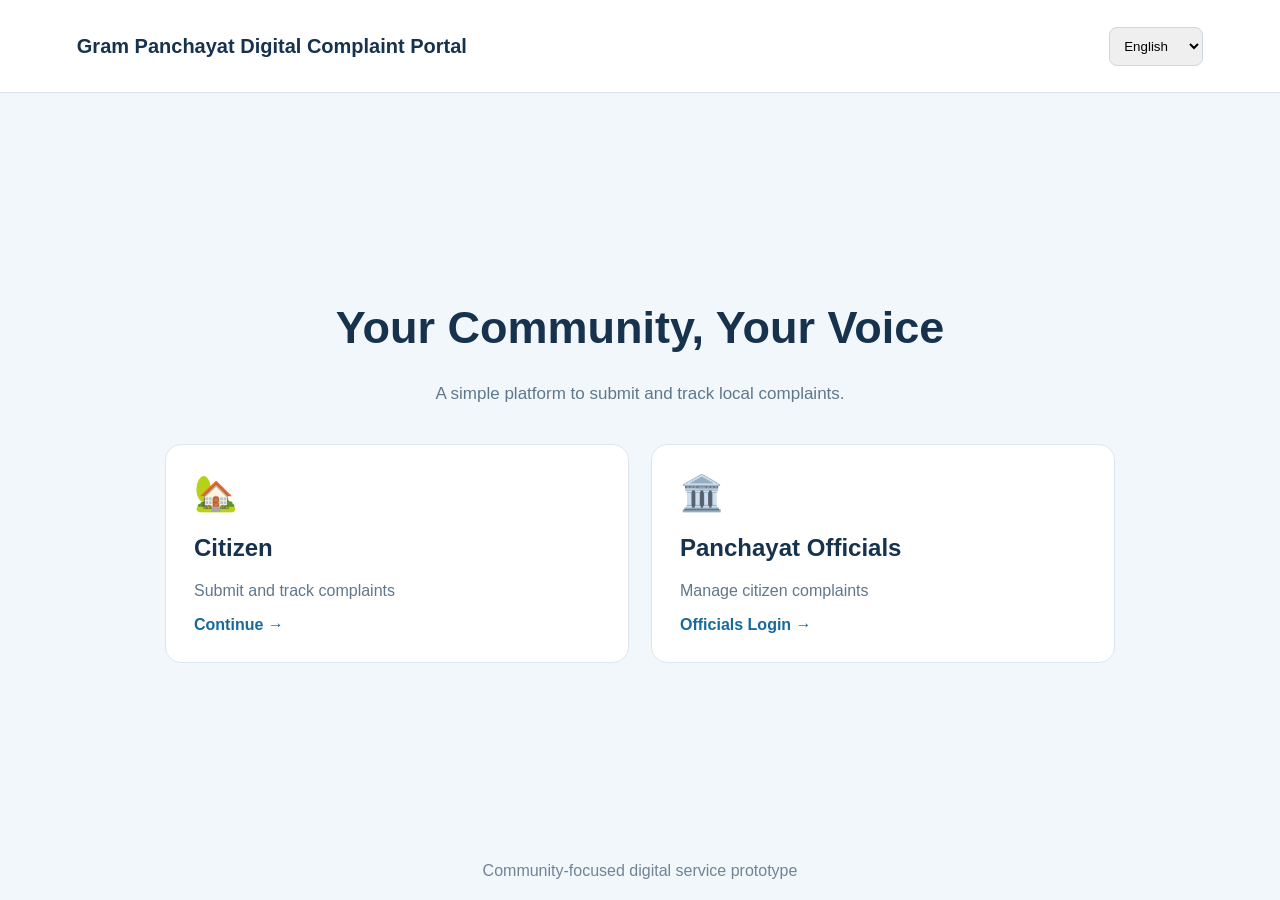
<file: index.html>
<!DOCTYPE html>
<html lang="en">
<head>
  <meta charset="UTF-8">
  <meta name="viewport" content="width=device-width, initial-scale=1.0"> 
  <title>Gram Panchayat Digital Complaint Portal</title>
  <link rel="stylesheet" href="style.css">
</head>
<body>
  <header>
    <h2>Gram Panchayat Digital Complaint Portal</h2>
    <select id="language">
      <option value="en">English</option>
      <option value="kn">ಕನ್ನಡ</option>
    </select>
  </header>

  <main class="hero">
    <h1 data-en="Your Community, Your Voice"
        data-kn="ನಿಮ್ಮ ಸಮುದಾಯ, ನಿಮ್ಮ ಧ್ವನಿ">Your Community, Your Voice</h1>
    <p data-en="A simple platform to submit and track local complaints."
       data-kn="ಸ್ಥಳೀಯ ದೂರುಗಳನ್ನು ಸಲ್ಲಿಸಲು ಮತ್ತು ಪರಿಶೀಲಿಸಲು ಸರಳ ವೇದಿಕೆ.">
       A simple platform to submit and track local complaints.
    </p>

    <div class="cards">
      <a href="guidelines.html" class="card">
        <div class="emoji">🏡</div>
        <h2 data-en="Citizen" data-kn="ನಾಗರಿಕರು">Citizen</h2>
        <p data-en="Submit and track complaints"
           data-kn="ದೂರುಗಳನ್ನು ಸಲ್ಲಿಸಿ ಮತ್ತು ಪರಿಶೀಲಿಸಿ">Submit and track complaints</p>
        <strong>Continue →</strong>
      </a>

      <a href="officials-login.html" class="card">
        <div class="emoji">🏛️</div>
        <h2 data-en="Panchayat Officials"
            data-kn="ಪಂಚಾಯತ್ ಅಧಿಕಾರಿಗಳು">Panchayat Officials</h2>
        <p data-en="Manage citizen complaints"
           data-kn="ನಾಗರಿಕರ ದೂರುಗಳನ್ನು ನಿರ್ವಹಿಸಿ">Manage citizen complaints</p>
        <strong>Officials Login →</strong>
      </a>
    </div>
  </main>

  <footer>Community-focused digital service prototype</footer>
  <script src="script.js"></script>
</body>
</html>
</file>
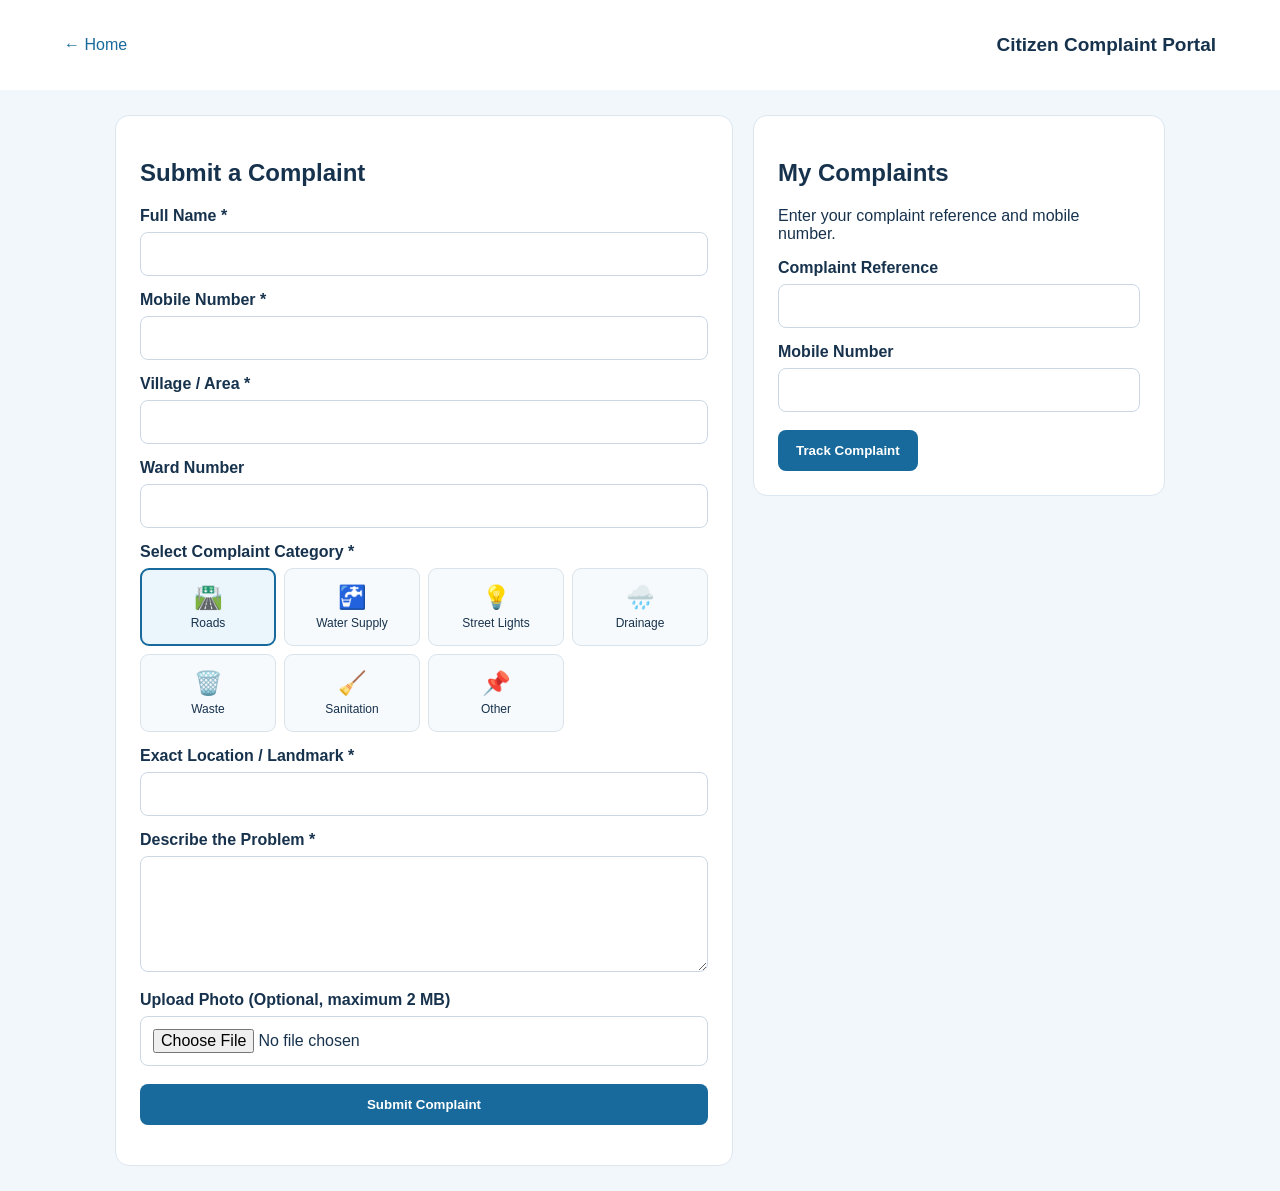
<file: citizen-portal.html>
<!DOCTYPE html>
<html lang="en">
<head>
  <meta charset="UTF-8">
  <meta name="viewport" content="width=device-width, initial-scale=1.0">
  <title>Citizen Complaint Portal</title> 
  <link rel="stylesheet" href="citizen-portal.css">
</head>
<body>

<header>
  <a href="index.html">← Home</a>
  <h2>Citizen Complaint Portal</h2>
</header>

<main class="layout">
<section class="panel">
  <h2>Submit a Complaint</h2>

  <form id="complaintForm">
    <label>Full Name *</label>
    <input type="text" id="citizenName" required maxlength="100">

    <label>Mobile Number *</label>
    <input type="tel" id="contact" pattern="[6-9][0-9]{9}"
           maxlength="10" required>

    <label>Village / Area *</label>
    <input type="text" id="village" required>

    <label>Ward Number</label>
    <input type="text" id="ward">

    <label>Select Complaint Category *</label>

    <div class="categories">
      <button type="button" class="category selected" data-category="Roads">🛣️<span>Roads</span></button>
      <button type="button" class="category" data-category="Water Supply">🚰<span>Water Supply</span></button>
      <button type="button" class="category" data-category="Street Lights">💡<span>Street Lights</span></button>
      <button type="button" class="category" data-category="Drainage">🌧️<span>Drainage</span></button>
      <button type="button" class="category" data-category="Waste Management">🗑️<span>Waste</span></button>
      <button type="button" class="category" data-category="Sanitation">🧹<span>Sanitation</span></button>
      <button type="button" class="category" data-category="Other">📌<span>Other</span></button>
    </div>

    <input type="hidden" id="category" value="Roads">

    <label>Exact Location / Landmark *</label>
    <input type="text" id="location" required>

    <label>Describe the Problem *</label>
    <textarea id="description" rows="5" required maxlength="2000"></textarea>

    <label>Upload Photo (Optional, maximum 2 MB)</label>
    <input type="file" id="photo" accept="image/*">

    <button type="submit" id="submitBtn">Submit Complaint</button>
    <p id="formMessage"></p>
  </form>
</section>

<section class="panel">
  <h2>My Complaints</h2>
  <p>Enter your complaint reference and mobile number.</p>

  <form id="trackForm">
    <label>Complaint Reference</label>
    <input type="text" id="reference" required>

    <label>Mobile Number</label>
    <input type="tel" id="trackPhone" pattern="[6-9][0-9]{9}"
           maxlength="10" required>

    <button type="submit">Track Complaint</button>
  </form>

  <div id="trackResult"></div>
</section>
</main>

<script src="citizen-portal.js"></script>
</body>
</html>
</file>
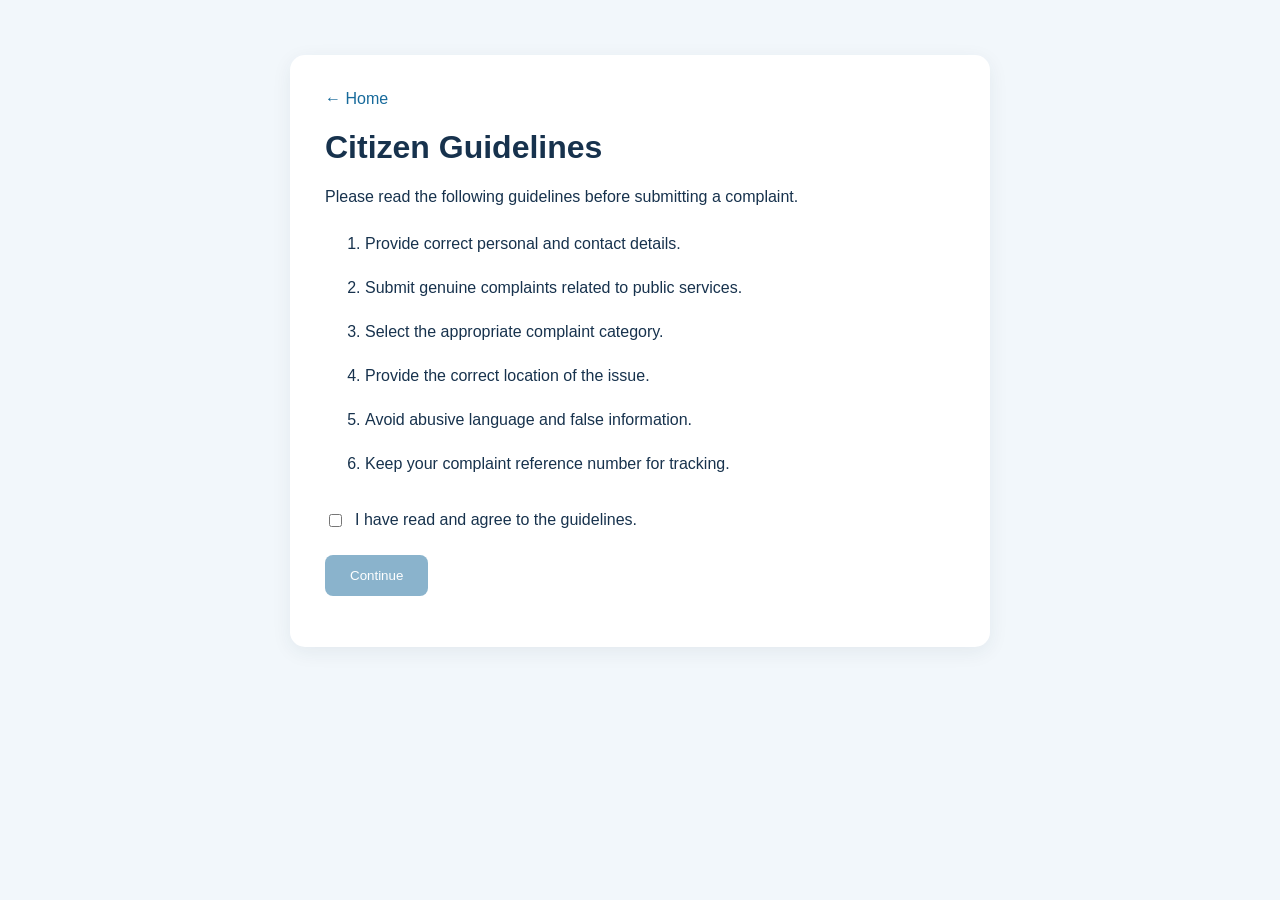
<file: guidelines.html>
<!DOCTYPE html>
<html lang="en">
<head>
  <meta charset="UTF-8">
  <meta name="viewport" content="width=device-width, initial-scale=1.0"> 
  <title>Citizen Guidelines</title>
  <link rel="stylesheet" href="guidelines.css">
</head>
<body>
  <main class="container">
    <a href="index.html">← Home</a>
    <h1>Citizen Guidelines</h1>
    <p>Please read the following guidelines before submitting a complaint.</p>

    <ol>
      <li>Provide correct personal and contact details.</li>
      <li>Submit genuine complaints related to public services.</li>
      <li>Select the appropriate complaint category.</li>
      <li>Provide the correct location of the issue.</li>
      <li>Avoid abusive language and false information.</li>
      <li>Keep your complaint reference number for tracking.</li>
    </ol>

    <label class="agree">
      <input type="checkbox" id="agree">
      I have read and agree to the guidelines.
    </label>

    <button id="continueBtn" disabled>Continue</button>
    <p id="message"></p>
  </main>

  <script src="guidelines.js"></script>
</body>
</html>
</file>
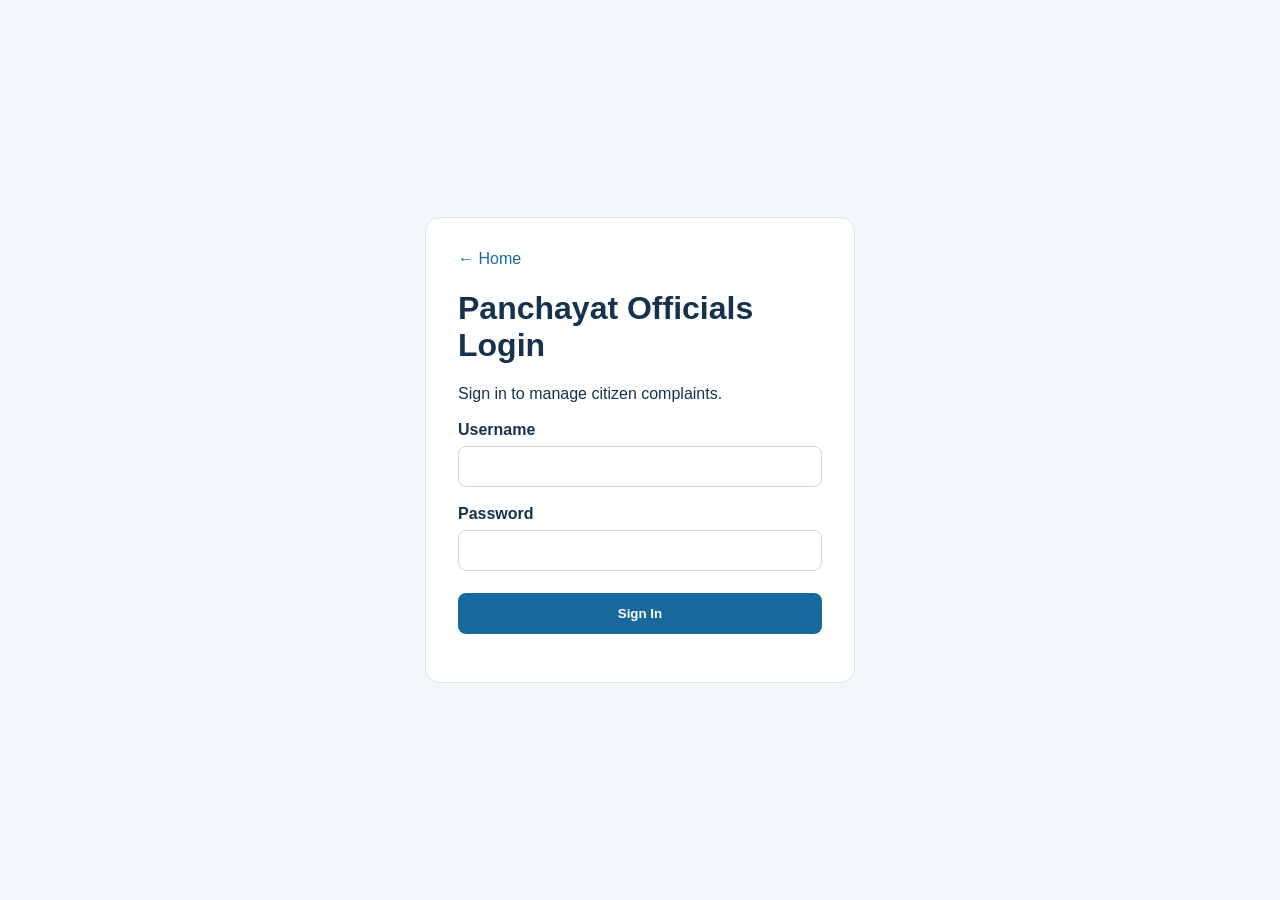
<file: officials-dashboard.html>
<!DOCTYPE html>
<html lang="en">
<head>
  <meta charset="UTF-8">
  <meta name="viewport" content="width=device-width, initial-scale=1.0">
  <title>Officials Dashboard</title>
  <link rel="stylesheet" href="officials-dashboard.css">
</head>
<body>
  <header class="bar">
    <h1>Panchayat Officials Dashboard</h1>
    <button id="logoutBtn" class="secondary">Sign Out</button> 
  </header>

  <main class="wrap">
    <section class="stats">
      <article><span>Total Complaints</span><strong id="totalCount">0</strong></article>
      <article><span>Submitted</span><strong id="submittedCount">0</strong></article>
      <article><span>In Progress</span><strong id="progressCount">0</strong></article>
      <article><span>Resolved</span><strong id="resolvedCount">0</strong></article>
    </section>

    <section class="panel">
      <div class="toolbar">
        <h2>Complaint Records</h2>
        <select id="statusFilter">
          <option value="All">All Statuses</option>
          <option>Submitted</option>
          <option>In Progress</option>
          <option>Resolved</option>
          <option>Rejected</option>
        </select>
        <button id="refreshBtn">Refresh</button>
      </div>

      <p id="dashboardMessage"></p>
      <div id="complaintList"></div>
    </section>

    <section class="panel" id="detailPanel" hidden>
      <h2>Complaint Details</h2>
      <div id="complaintDetails"></div>

      <form id="updateForm">
        <label>Update Status</label>
        <select id="newStatus">
          <option>Submitted</option>
          <option>In Progress</option>
          <option>Resolved</option>
          <option>Rejected</option>
        </select>

        <label>Official Remarks</label>
        <textarea id="remarks" rows="4"></textarea>

        <button type="submit">Save Update</button>
      </form>
    </section>
  </main>

  <script src="officials-dashboard.js"></script>
</body>
</html>
</file>
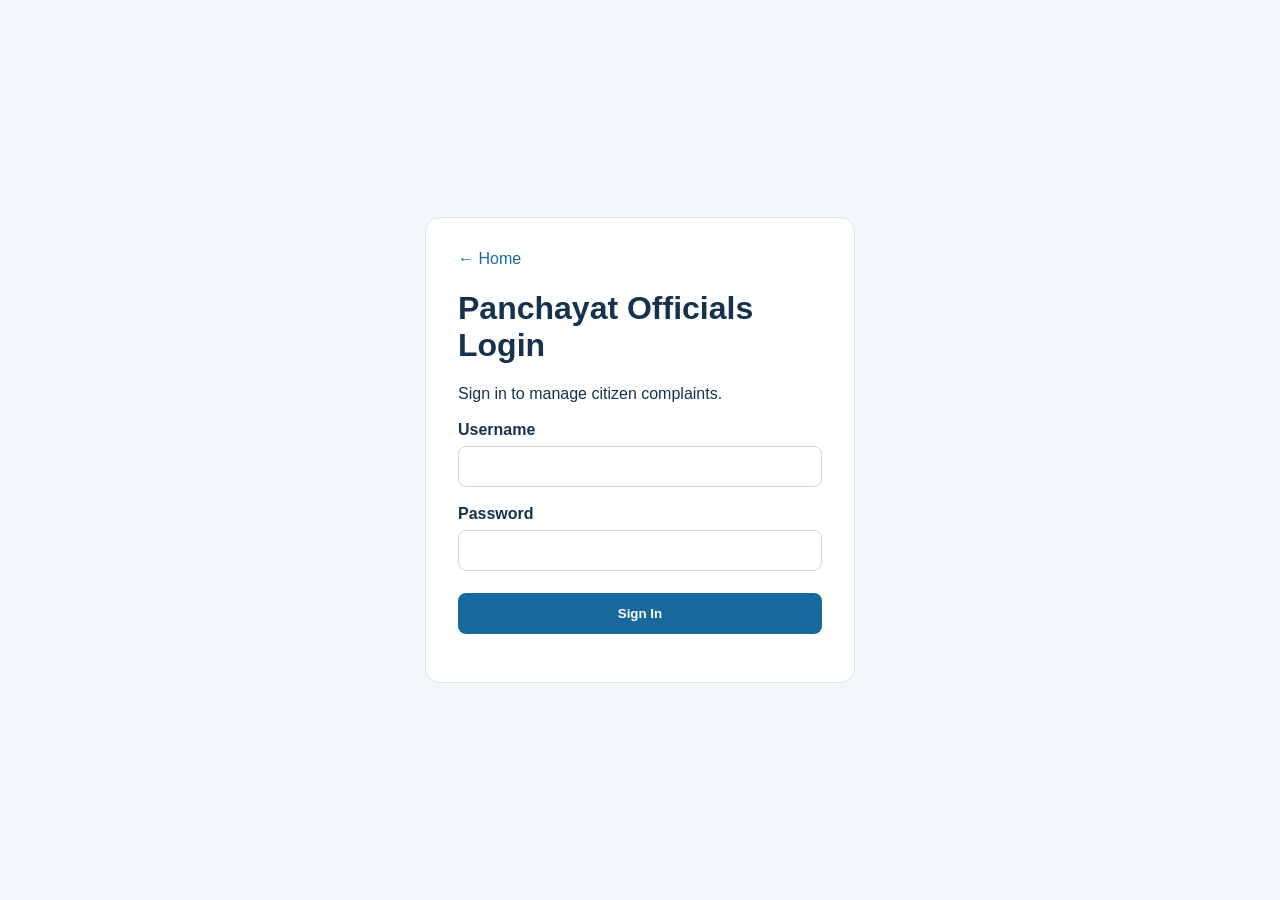
<file: officials-login.html>
<!DOCTYPE html>
<html lang="en">
<head>
  <meta charset="UTF-8">
  <meta name="viewport" content="width=device-width, initial-scale=1.0"> 
  <title>Officials Login</title>
  <link rel="stylesheet" href="officials-login.css">
</head>
<body>
  <main class="login-card">
    <a href="index.html">← Home</a>
    <h1>Panchayat Officials Login</h1>
    <p>Sign in to manage citizen complaints.</p>

    <form id="loginForm">
      <label>Username</label>
      <input type="text" id="username" required>

      <label>Password</label>
      <input type="password" id="password" required>

      <button type="submit">Sign In</button>
      <p id="loginMessage"></p>
    </form>
  </main>

  <script src="officials-login.js"></script>
</body>
</html>
</file>
<file: style.css>
* {
  box-sizing: border-box;
}

body {
  margin: 0;
  font-family: Arial, sans-serif; 
  background: #f2f7fb;
  color: #17324d;
  min-height: 100vh;
  display: flex;
  flex-direction: column;
}

header {
  background: white;
  padding: 18px 6%;
  display: flex;
  justify-content: space-between;
  align-items: center;
  border-bottom: 1px solid #dce6ef;
  gap: 12px;
}

header h2 {
  font-size: 20px;
}

select {
  padding: 10px;
  border: 1px solid #cbd8e3;
  border-radius: 8px;
}

.hero {
  width: 90%;
  max-width: 950px;
  margin: auto;
  padding: 55px 0;
  text-align: center;
}

.hero h1 {
  font-size: clamp(28px, 5vw, 45px);
}

.hero > p {
  color: #60778b;
  font-size: 17px;
}

.cards {
  display: grid;
  grid-template-columns: repeat(2, 1fr);
  gap: 22px;
  margin-top: 40px;
  text-align: left;
}

.card {
  background: white;
  padding: 28px;
  border-radius: 16px;
  border: 1px solid #dce6ef;
  text-decoration: none;
  color: #17324d;
  transition: 0.2s;
}

.card:hover {
  transform: translateY(-4px);
  border-color: #176a9b;
}

.emoji {
  font-size: 35px;
}

.card p {
  color: #60778b;
}

.card strong {
  color: #176a9b;
}

footer {
  text-align: center;
  padding: 20px;
  color: #718397;
}

@media (max-width: 650px) {
  .cards {
    grid-template-columns: 1fr;
  }

  header h2 {
    font-size: 15px;
  }
}
</file>
<file: citizen-portal.css>
* {
  box-sizing: border-box;
}

body {
  margin: 0;
  background: #f2f7fb;
  font-family: Arial, sans-serif; 
  color: #17324d;
}

header {
  background: white;
  padding: 18px 5%;
  display: flex;
  justify-content: space-between;
  align-items: center;
  gap: 12px;
}

header a {
  color: #176a9b;
  text-decoration: none;
}

header h2 {
  font-size: 19px;
}

.layout {
  width: 94%;
  max-width: 1050px;
  margin: 25px auto;
  display: grid;
  grid-template-columns: 1.2fr 0.8fr;
  gap: 20px;
  align-items: start;
}

.panel {
  background: white;
  padding: 24px;
  border-radius: 14px;
  border: 1px solid #dce6ef;
}

label {
  display: block;
  font-weight: bold;
  margin: 15px 0 7px;
}

input, textarea {
  width: 100%;
  padding: 12px;
  border: 1px solid #cbd8e3;
  border-radius: 8px;
  font: inherit;
}

.categories {
  display: grid;
  grid-template-columns: repeat(4, 1fr);
  gap: 8px;
}

.category {
  min-height: 78px;
  background: #f7fafc;
  border: 1px solid #d8e3ec;
  border-radius: 9px;
  cursor: pointer;
  font-size: 23px;
  color: #17324d;
}

.category span {
  display: block;
  font-size: 12px;
  margin-top: 5px;
}

.category.selected {
  border: 2px solid #176a9b;
  background: #eaf5fc;
}

button[type="submit"] {
  background: #176a9b;
  color: white;
  border: none;
  border-radius: 8px;
  padding: 13px 18px;
  margin-top: 18px;
  cursor: pointer;
  font-weight: bold;
}

#submitBtn {
  width: 100%;
}

.result {
  border: 1px solid #dce6ef;
  padding: 12px;
  border-radius: 9px;
  margin-top: 12px;
  overflow-wrap: anywhere;
}

.status {
  color: #176a9b;
  font-weight: bold;
}

@media(max-width: 760px) {
  .layout {
    grid-template-columns: 1fr;
  }

  .categories {
    grid-template-columns: repeat(3, 1fr);
  }
}
</file>
<file: guidelines.css>
* {
  box-sizing: border-box;
}

body {
  margin: 0;
  padding: 25px;
  background: #f2f7fb;
  font-family: Arial, sans-serif; 
  color: #17324d;
}

.container {
  max-width: 700px;
  margin: 30px auto;
  padding: 35px;
  background: white;
  border-radius: 15px;
  box-shadow: 0 5px 20px #17324d12;
}

a {
  color: #176a9b;
  text-decoration: none;
}

li {
  padding: 10px 0;
  line-height: 1.5;
}

.agree {
  display: flex;
  gap: 10px;
  margin: 25px 0;
}

button {
  background: #176a9b;
  color: white;
  padding: 13px 25px;
  border: none;
  border-radius: 8px;
  cursor: pointer;
}

button:disabled {
  opacity: 0.5;
  cursor: not-allowed;
}

@media(max-width: 600px) {
  .container {
    padding: 22px;
  }
}
</file>
<file: officials-dashboard.css>
* {
  box-sizing: border-box;
}

body {
  margin: 0;
  background: #f2f7fb;
  color: #17324d;
  font-family: Arial, sans-serif; 
}

.bar {
  background: white;
  padding: 18px 5%;
  display: flex;
  justify-content: space-between;
  align-items: center;
  gap: 12px;
}

.bar h1 {
  font-size: 21px;
}

.wrap {
  width: 94%;
  max-width: 1100px;
  margin: 25px auto;
}

.stats {
  display: grid;
  grid-template-columns: repeat(4, 1fr);
  gap: 14px;
}

.stats article, .panel {
  background: white;
  padding: 18px;
  border: 1px solid #dce6ef;
  border-radius: 13px;
}

.stats span {
  display: block;
  color: #647b8e;
}

.stats strong {
  display: block;
  font-size: 28px;
  margin-top: 8px;
}

.panel {
  margin-top: 20px;
}

.toolbar {
  display: flex;
  justify-content: space-between;
  align-items: center;
  gap: 12px;
  flex-wrap: wrap;
}

select, textarea {
  padding: 10px;
  border: 1px solid #cbd8e3;
  border-radius: 8px;
}

button {
  background: #176a9b;
  color: white;
  border: none;
  border-radius: 8px;
  padding: 11px 16px;
  cursor: pointer;
}

.secondary {
  background: #60778b;
}

.complaint {
  border-top: 1px solid #e3ebf1;
  padding: 15px 0;
  display: grid;
  grid-template-columns: 1fr auto;
  gap: 12px;
}

.complaint p {
  color: #647b8e;
  line-height: 1.4;
}

.pill {
  background: #eaf5fc;
  color: #176a9b;
  padding: 5px 9px;
  border-radius: 20px;
  font-size: 12px;
}

label {
  display: block;
  font-weight: bold;
  margin: 15px 0 7px;
}

textarea {
  width: 100%;
  font: inherit;
}

@media(max-width: 650px) {
  .stats {
    grid-template-columns: repeat(2, 1fr);
  }

  .complaint {
    grid-template-columns: 1fr;
  }

  .bar h1 {
    font-size: 16px;
  }
}
</file>
<file: officials-login.css>
* {
  box-sizing: border-box;
}

body {
  margin: 0;
  min-height: 100vh;
  display: grid;
  place-items: center;
  padding: 20px;
  background: #f2f7fb;
  color: #17324d;
  font-family: Arial, sans-serif; 
}

.login-card {
  width: 100%;
  max-width: 430px;
  background: white;
  padding: 32px;
  border: 1px solid #dce6ef;
  border-radius: 15px;
}

.login-card a {
  color: #176a9b;
  text-decoration: none;
}

label {
  display: block;
  font-weight: bold;
  margin: 18px 0 7px;
}

input {
  width: 100%;
  padding: 12px;
  border: 1px solid #cbd8e3;
  border-radius: 8px;
}

button {
  width: 100%;
  margin-top: 22px;
  padding: 13px;
  background: #176a9b;
  color: white;
  border: none;
  border-radius: 8px;
  cursor: pointer;
  font-weight: bold;
}

#loginMessage {
  color: #b34b35;
}
</file>
